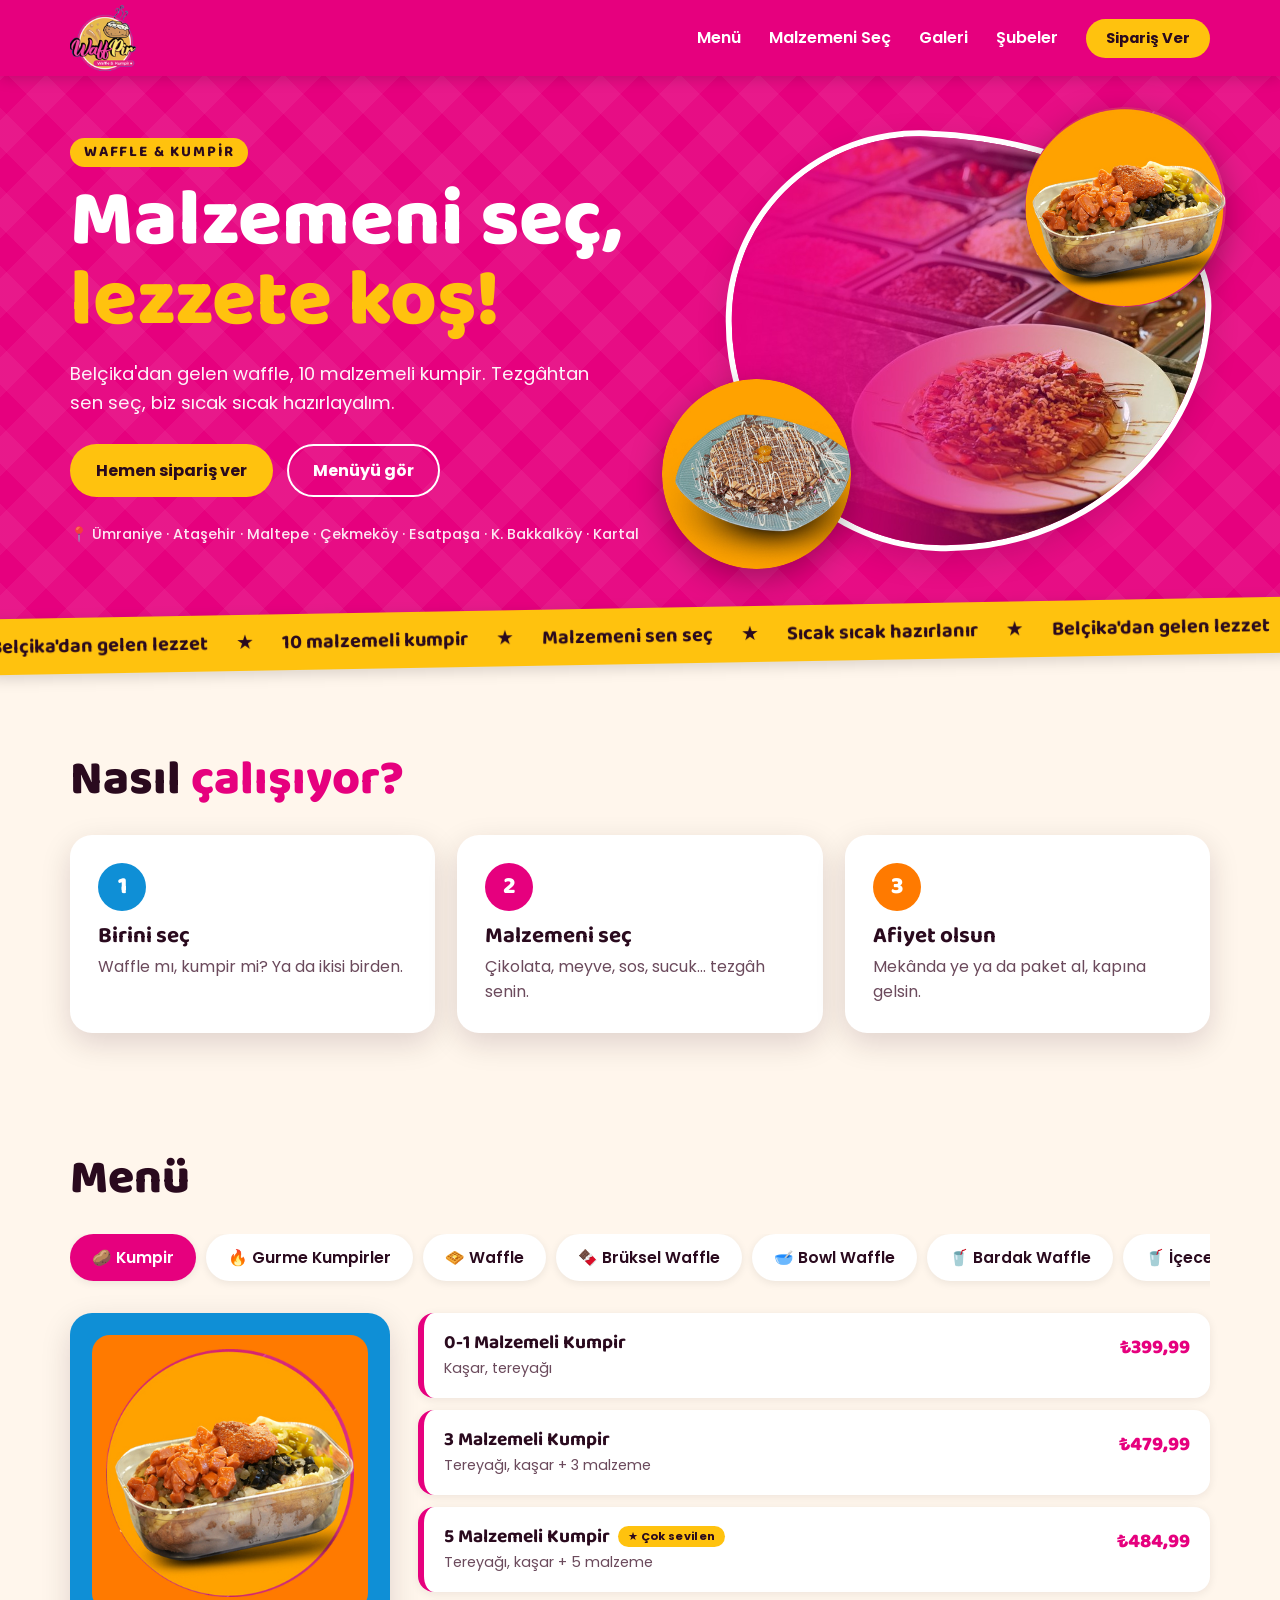
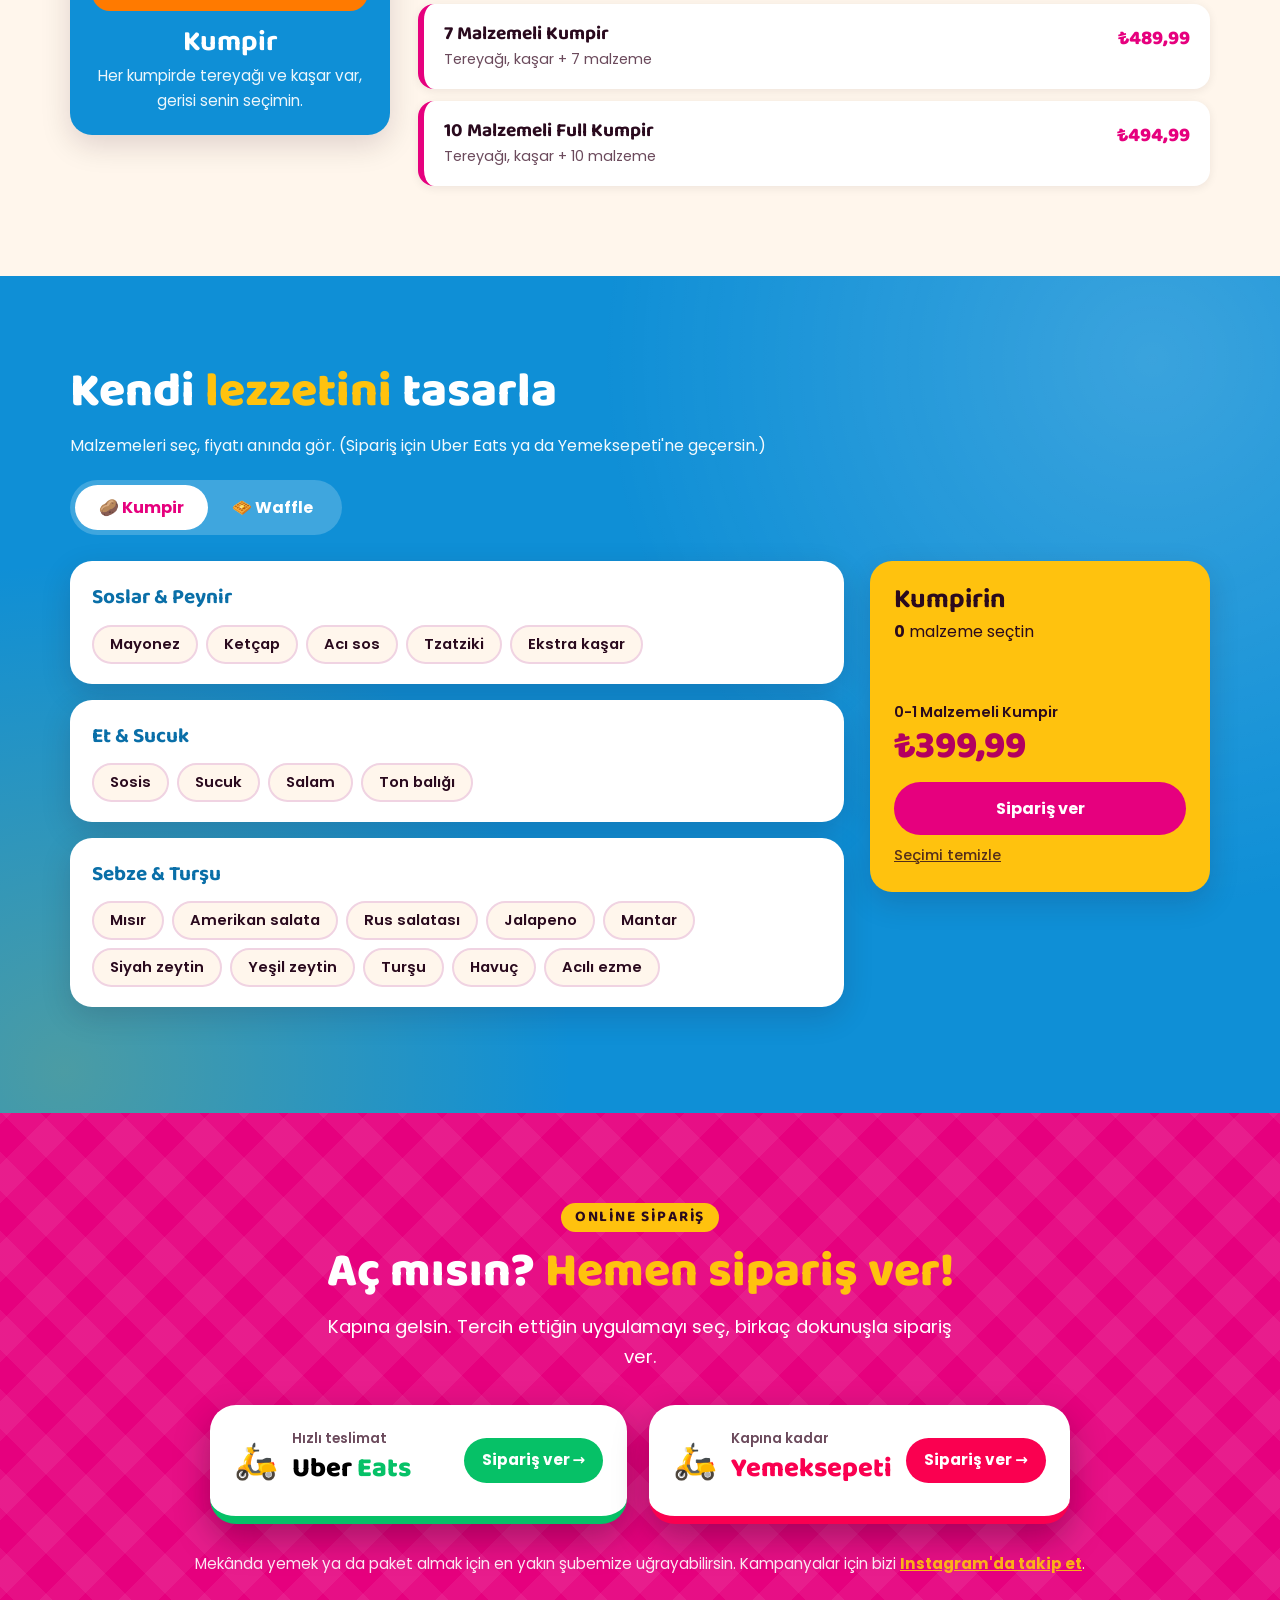
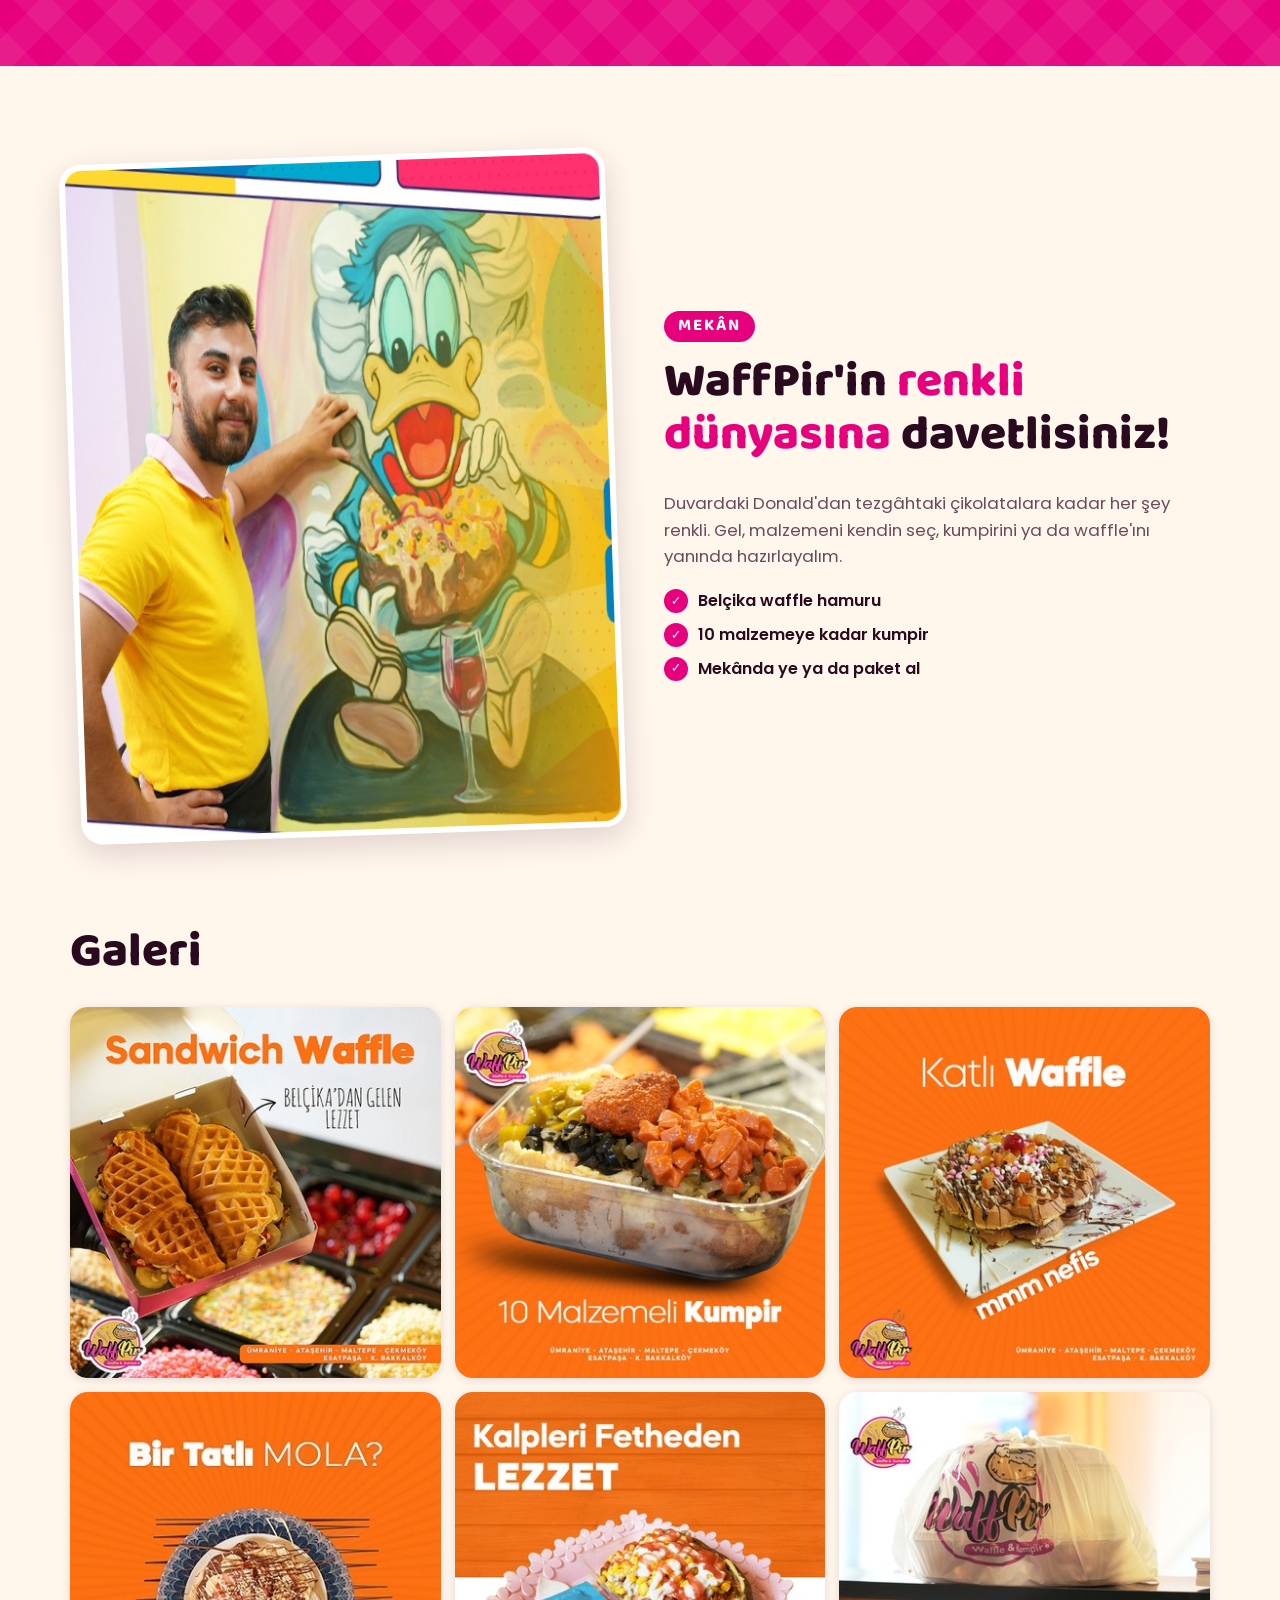
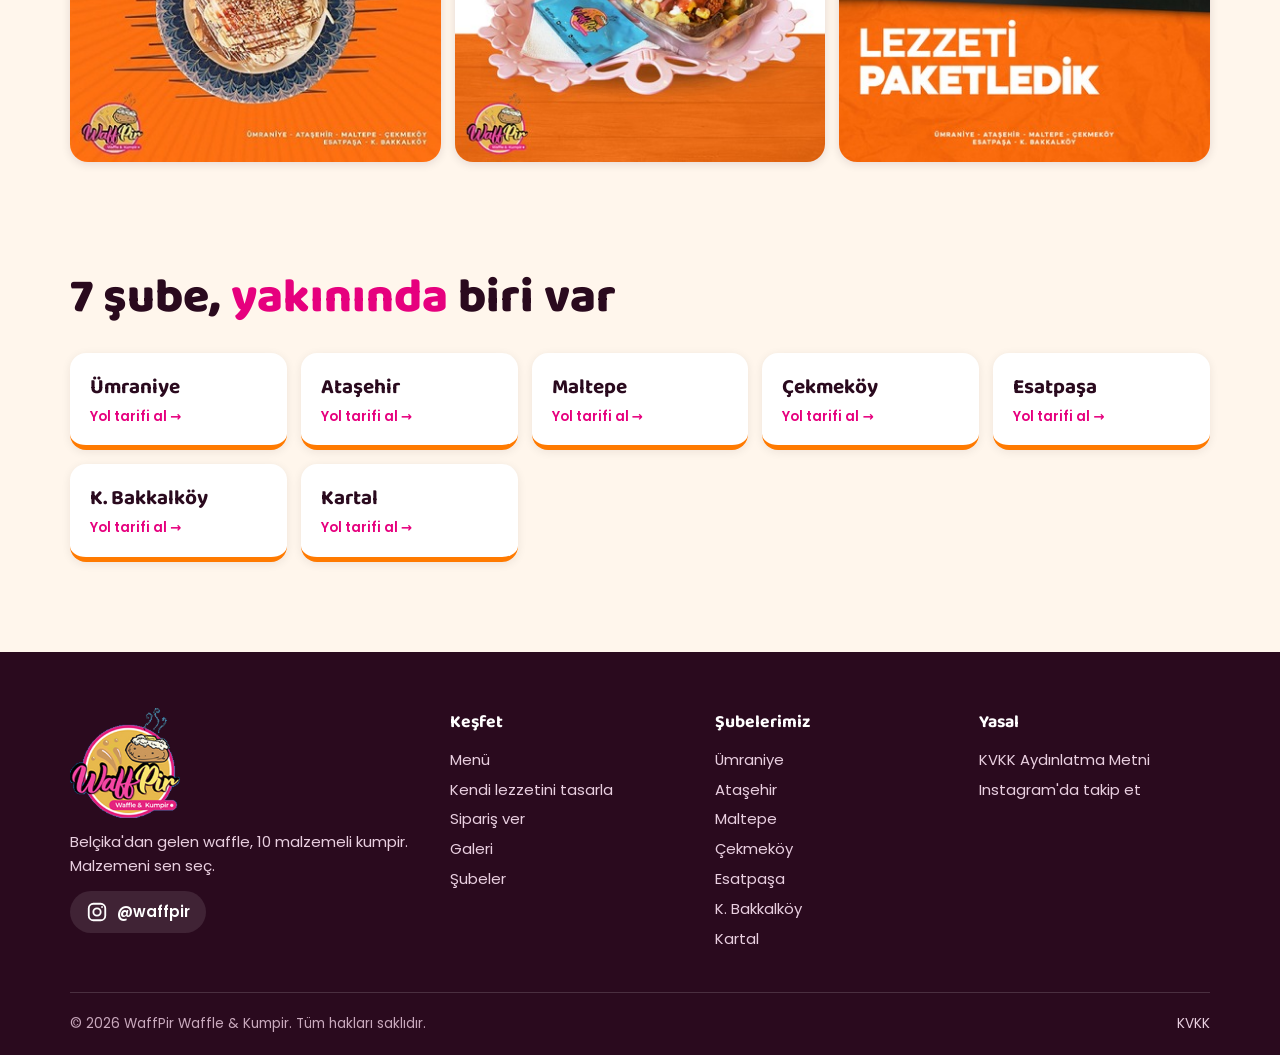
<file: index.html>
<!doctype html>
<html lang="tr">
<head>
  <meta charset="utf-8">
  <meta name="viewport" content="width=device-width, initial-scale=1">
  <title>WaffPir | Waffle &amp; Kumpir</title>
  <meta name="description" content="WaffPir: Belçika'dan gelen waffle ve 10 malzemeli kumpir. Malzemeni seç, İstanbul'un Anadolu yakasındaki 7 şubemizden sipariş ver.">
  <meta name="theme-color" content="#e6007e">
  <meta name="robots" content="noindex, nofollow">
  <meta property="og:type" content="website">
  <meta property="og:title" content="WaffPir | Waffle &amp; Kumpir">
  <meta property="og:description" content="Malzemeni seç, lezzete koş! Belçika waffle ve 10 malzemeli kumpir.">
  <meta property="og:image" content="https://seglibrary.github.io/waffpir-demo/assets/wide-sandvic.jpg">
  <meta name="twitter:card" content="summary_large_image">
  <link rel="icon" href="assets/logo.png">
  <link rel="preconnect" href="https://fonts.googleapis.com">
  <link rel="preconnect" href="https://fonts.gstatic.com" crossorigin>
  <link href="https://fonts.googleapis.com/css2?family=Baloo+2:wght@600;700;800&family=Poppins:wght@400;500;600;700&display=swap" rel="stylesheet">
  <link rel="stylesheet" href="styles.css">
</head>
<body>

<header class="nav" id="top">
  <div class="wrap nav__in">
    <a href="#top" class="brand" aria-label="WaffPir ana sayfa"><img src="assets/logo.png" alt="WaffPir Waffle &amp; Kumpir"></a>
    <button class="nav__toggle" aria-label="Menüyü aç" aria-expanded="false" aria-controls="navlinks"><span></span><span></span><span></span></button>
    <nav class="nav__links" id="navlinks">
      <a href="#menu">Menü</a>
      <a href="#sec">Malzemeni Seç</a>
      <a href="#galeri">Galeri</a>
      <a href="#subeler">Şubeler</a>
      <a href="#siparis" class="btn btn--yellow btn--sm">Sipariş Ver</a>
    </nav>
  </div>
</header>

<main>
<!-- HERO -->
<section class="hero">
  <div class="wrap hero__in">
    <div class="hero__text">
      <p class="kicker">Waffle &amp; Kumpir</p>
      <h1>Malzemeni seç,<br><span>lezzete koş!</span></h1>
      <p class="lead">Belçika'dan gelen waffle, 10 malzemeli kumpir. Tezgâhtan sen seç, biz sıcak sıcak hazırlayalım.</p>
      <div class="hero__cta">
        <a href="#siparis" class="btn btn--yellow">Hemen sipariş ver</a>
        <a href="#menu" class="btn btn--ghost">Menüyü gör</a>
      </div>
      <p class="hero__loc">📍 Ümraniye · Ataşehir · Maltepe · Çekmeköy · Esatpaşa · K. Bakkalköy · Kartal</p>
    </div>
    <div class="hero__art" aria-hidden="true">
      <div class="hero__photo"><img src="assets/hero.jpg" alt="" width="740" height="670"></div>
      <img class="float f1" src="assets/waffle-plate.png" alt="" width="320" height="320">
      <img class="float f2" src="assets/kumpir-bowl.png" alt="" width="344" height="344">
    </div>
  </div>
</section>

<div class="marquee" aria-hidden="true">
  <div class="marquee__track">
    <span>Belçika'dan gelen lezzet</span><span>★</span><span>10 malzemeli kumpir</span><span>★</span><span>Malzemeni sen seç</span><span>★</span><span>Sıcak sıcak hazırlanır</span><span>★</span>
    <span>Belçika'dan gelen lezzet</span><span>★</span><span>10 malzemeli kumpir</span><span>★</span><span>Malzemeni sen seç</span><span>★</span><span>Sıcak sıcak hazırlanır</span><span>★</span>
  </div>
</div>

<!-- STEPS -->
<section class="steps">
  <div class="wrap">
    <h2 class="h2">Nasıl <span>çalışıyor?</span></h2>
    <ol class="steps__grid">
      <li><b>1</b><h3>Birini seç</h3><p>Waffle mı, kumpir mi? Ya da ikisi birden.</p></li>
      <li><b>2</b><h3>Malzemeni seç</h3><p>Çikolata, meyve, sos, sucuk... tezgâh senin.</p></li>
      <li><b>3</b><h3>Afiyet olsun</h3><p>Mekânda ye ya da paket al, kapına gelsin.</p></li>
    </ol>
  </div>
</section>

<!-- MENU -->
<section class="menu" id="menu">
  <div class="wrap">
    <h2 class="h2">Menü</h2>
    <div class="tabs" role="tablist" aria-label="Menü kategorileri" id="tabs"></div>
    <div class="menu__panel" id="panel" role="tabpanel"></div>
  </div>
</section>

<!-- BUILDER -->
<section class="builder" id="sec">
  <div class="wrap">
    <h2 class="h2 h2--light">Kendi <span>lezzetini</span> tasarla</h2>
    <p class="builder__sub">Malzemeleri seç, fiyatı anında gör. (Sipariş için Uber Eats ya da Yemeksepeti'ne geçersin.)</p>

    <div class="switch" role="group" aria-label="Ürün tipi">
      <button class="switch__btn is-on" data-mode="kumpir">🥔 Kumpir</button>
      <button class="switch__btn" data-mode="waffle">🧇 Waffle</button>
    </div>

    <div class="builder__grid">
      <div id="chips"></div>
      <aside class="summary" aria-live="polite">
        <h3 id="sumTitle">Kumpirin</h3>
        <p class="summary__count"><b id="sumCount">0</b> malzeme seçtin</p>
        <ul id="sumList" class="summary__list"></ul>
        <p class="summary__tier" id="sumTier"></p>
        <p class="summary__price" id="sumPrice"></p>
        <a href="#siparis" class="btn btn--yellow btn--block">Sipariş ver</a>
        <button class="link" id="sumReset" type="button">Seçimi temizle</button>
      </aside>
    </div>
  </div>
</section>

<!-- ORDER -->
<section class="order" id="siparis">
  <div class="wrap order__in">
    <p class="kicker">Online sipariş</p>
    <h2 class="h2 h2--light">Aç mısın? <span>Hemen sipariş ver!</span></h2>
    <p class="order__sub">Kapına gelsin. Tercih ettiğin uygulamayı seç, birkaç dokunuşla sipariş ver.</p>
    <div class="order__cards">
      <a class="ocard ocard--ue" id="lnkTy" target="_blank" rel="noopener">
        <span class="ocard__ico" aria-hidden="true">🛵</span>
        <span class="ocard__txt"><small>Hızlı teslimat</small><b>Uber <i>Eats</i></b></span>
        <span class="ocard__go">Sipariş ver →</span>
      </a>
      <a class="ocard ocard--ys" id="lnkYs" target="_blank" rel="noopener">
        <span class="ocard__ico" aria-hidden="true">🛵</span>
        <span class="ocard__txt"><small>Kapına kadar</small><b>Yemeksepeti</b></span>
        <span class="ocard__go">Sipariş ver →</span>
      </a>
    </div>
    <p class="order__note">Mekânda yemek ya da paket almak için en yakın şubemize uğrayabilirsin. Kampanyalar için bizi <a href="https://www.instagram.com/waffpir/" target="_blank" rel="noopener">Instagram'da takip et</a>.</p>
  </div>
</section>

<!-- ABOUT -->
<section class="about">
  <div class="wrap about__in">
    <img src="assets/mekan.jpg" alt="WaffPir çalışanı ve duvar resmi" loading="lazy" width="800" height="680">
    <div>
      <p class="kicker kicker--pink">Mekân</p>
      <h2 class="h2">WaffPir'in <span>renkli dünyasına</span> davetlisiniz!</h2>
      <p>Duvardaki Donald'dan tezgâhtaki çikolatalara kadar her şey renkli. Gel, malzemeni kendin seç, kumpirini ya da waffle'ını yanında hazırlayalım.</p>
      <ul class="ticks">
        <li>Belçika waffle hamuru</li>
        <li>10 malzemeye kadar kumpir</li>
        <li>Mekânda ye ya da paket al</li>
      </ul>
    </div>
  </div>
</section>

<!-- GALLERY -->
<section class="gallery" id="galeri">
  <div class="wrap">
    <h2 class="h2">Galeri</h2>
    <div class="gallery__grid">
      <img src="assets/post-sandwich-box.jpg" alt="Sandviç waffle kutusu" loading="lazy">
      <img src="assets/post-kumpir10.jpg" alt="10 malzemeli kumpir" loading="lazy">
      <img src="assets/post-katli.jpg" alt="Katlı waffle" loading="lazy">
      <img src="assets/post-mola.jpg" alt="Bir tatlı mola?" loading="lazy">
      <img src="assets/post-kumpir-lezzet.jpg" alt="Soslu kumpir" loading="lazy">
      <img src="assets/post-paket.jpg" alt="WaffPir paket servis" loading="lazy">
    </div>
  </div>
</section>

<!-- BRANCHES -->
<section class="branches" id="subeler">
  <div class="wrap">
    <h2 class="h2">7 şube, <span>yakınında</span> biri var</h2>
    <ul class="branches__grid" id="branchGrid"></ul>
  </div>
</section>

</main>

<footer class="footer">
  <div class="wrap footer__grid">
    <div class="footer__brand">
      <img src="assets/logo.png" alt="WaffPir Waffle &amp; Kumpir" width="110" height="110">
      <p>Belçika'dan gelen waffle, 10 malzemeli kumpir. Malzemeni sen seç.</p>
      <a class="social" href="https://www.instagram.com/waffpir/" target="_blank" rel="noopener" aria-label="WaffPir Instagram"><svg viewBox="0 0 24 24" width="22" height="22" fill="none" stroke="currentColor" stroke-width="2" stroke-linecap="round" stroke-linejoin="round" aria-hidden="true"><rect x="3" y="3" width="18" height="18" rx="5"/><circle cx="12" cy="12" r="4"/><circle cx="17.5" cy="6.5" r="1" fill="currentColor" stroke="none"/></svg><span>@waffpir</span></a>
    </div>
    <div>
      <h4>Keşfet</h4>
      <ul>
        <li><a href="#menu">Menü</a></li>
        <li><a href="#sec">Kendi lezzetini tasarla</a></li>
        <li><a href="#siparis">Sipariş ver</a></li>
        <li><a href="#galeri">Galeri</a></li>
        <li><a href="#subeler">Şubeler</a></li>
      </ul>
    </div>
    <div>
      <h4>Şubelerimiz</h4>
      <ul class="footer__branches">
        <li>Ümraniye</li><li>Ataşehir</li><li>Maltepe</li><li>Çekmeköy</li><li>Esatpaşa</li><li>K. Bakkalköy</li><li>Kartal</li>
      </ul>
    </div>
    <div>
      <h4>Yasal</h4>
      <ul>
        <li><a href="kvkk.html">KVKK Aydınlatma Metni</a></li>
        <li><a href="https://www.instagram.com/waffpir/" target="_blank" rel="noopener">Instagram'da takip et</a></li>
      </ul>
    </div>
  </div>
  <div class="wrap footer__bottom">
    <p>© <span id="yr"></span> WaffPir Waffle &amp; Kumpir. Tüm hakları saklıdır.</p>
    <a href="kvkk.html">KVKK</a>
  </div>
</footer>

<a href="#siparis" class="sticky-order" id="stickyOrder">🛵 Sipariş ver</a>

<script src="menu.js"></script>
<script src="app.js"></script>
</body>
</html>
</file>
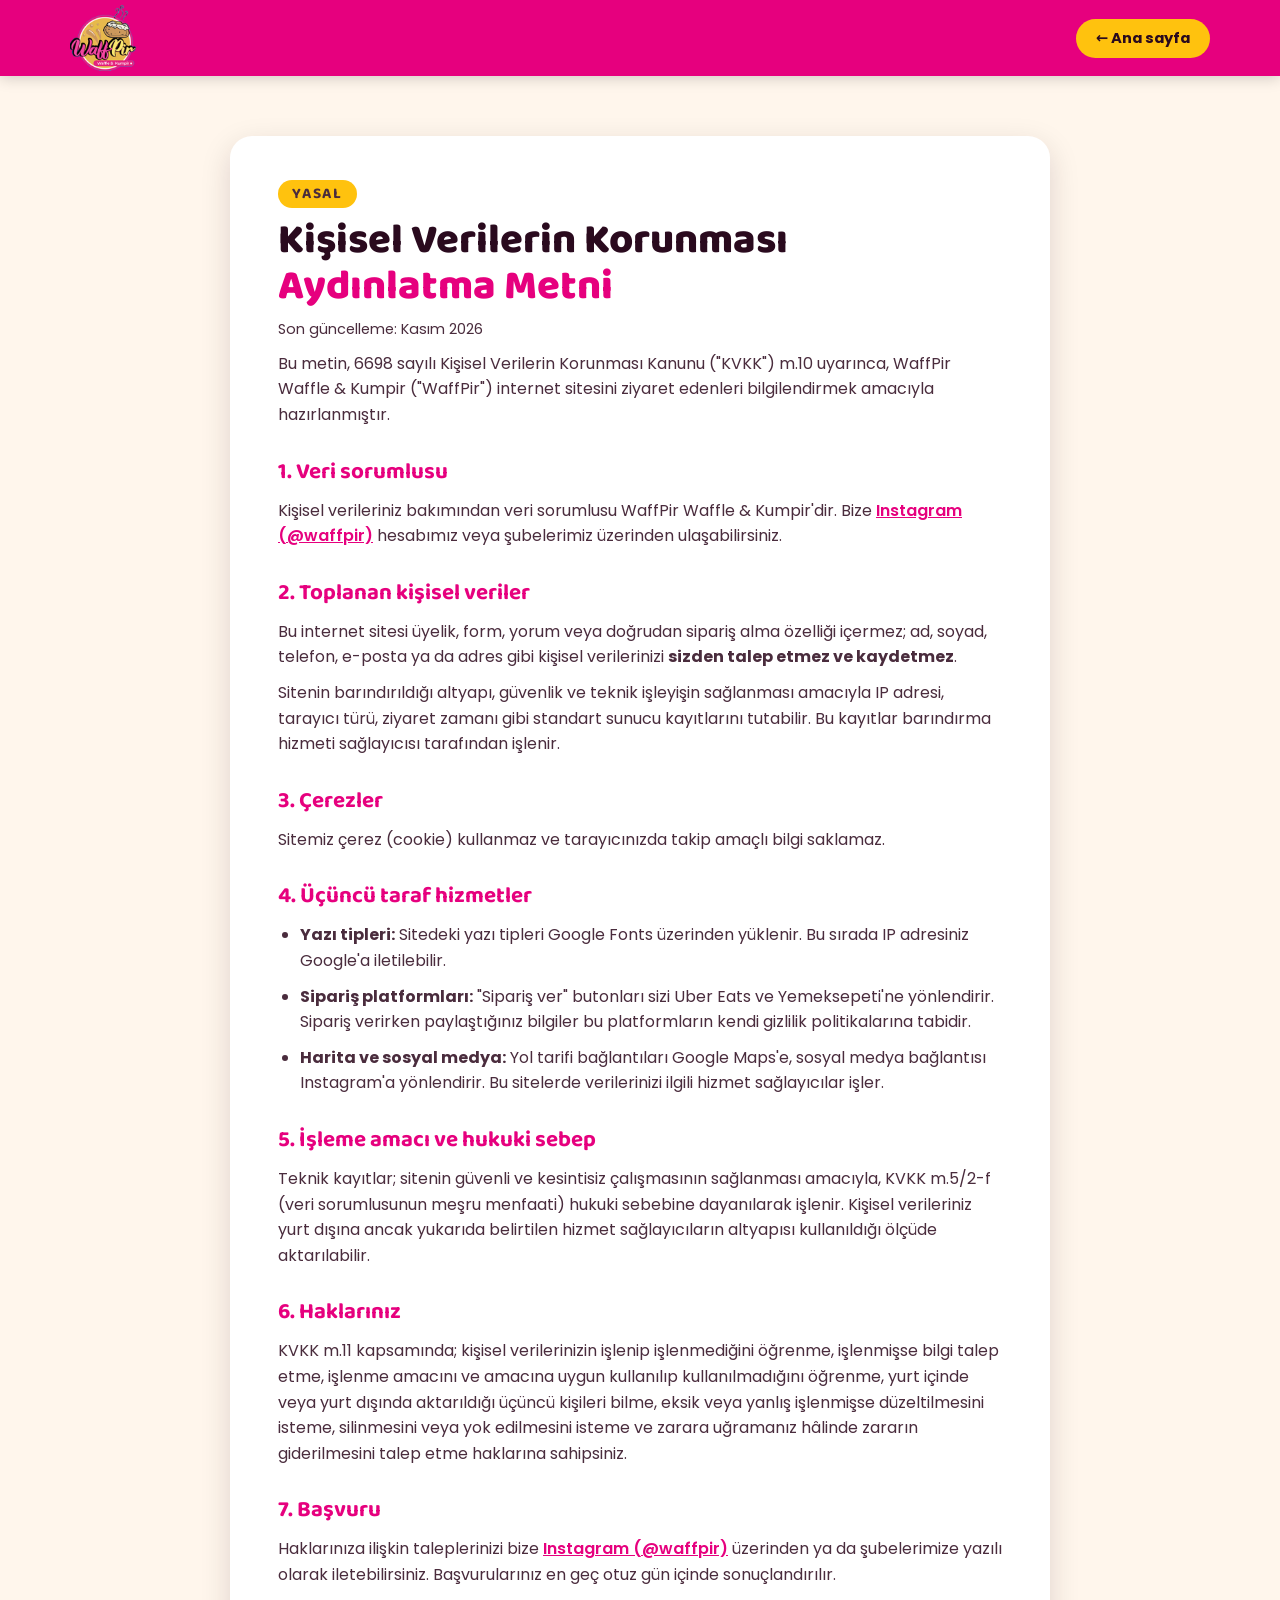
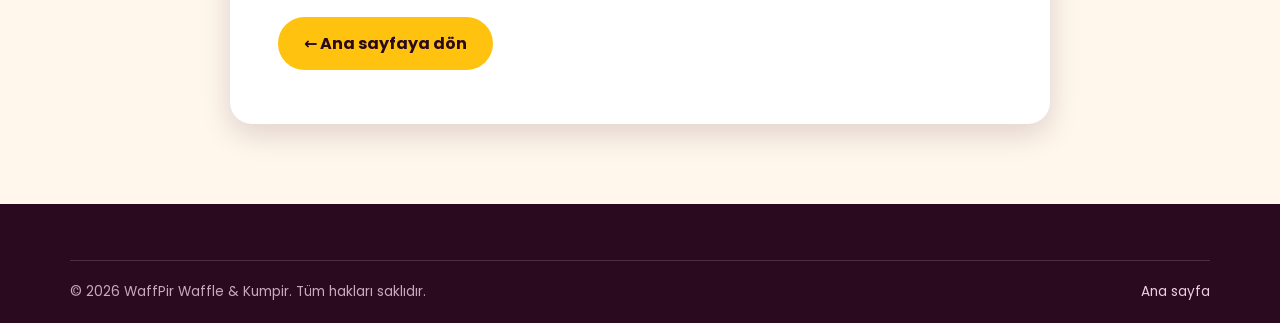
<file: kvkk.html>
<!doctype html>
<html lang="tr">
<head>
  <meta charset="utf-8">
  <meta name="viewport" content="width=device-width, initial-scale=1">
  <title>KVKK Aydınlatma Metni | WaffPir</title>
  <meta name="robots" content="noindex, nofollow">
  <meta name="theme-color" content="#e6007e">
  <link rel="icon" href="assets/logo.png">
  <link rel="preconnect" href="https://fonts.googleapis.com">
  <link rel="preconnect" href="https://fonts.gstatic.com" crossorigin>
  <link href="https://fonts.googleapis.com/css2?family=Baloo+2:wght@600;700;800&family=Poppins:wght@400;500;600;700&display=swap" rel="stylesheet">
  <link rel="stylesheet" href="styles.css">
</head>
<body>
<header class="nav">
  <div class="wrap nav__in">
    <a href="index.html" class="brand" aria-label="WaffPir ana sayfa"><img src="assets/logo.png" alt="WaffPir Waffle &amp; Kumpir"></a>
    <a href="index.html" class="btn btn--yellow btn--sm">← Ana sayfa</a>
  </div>
</header>

<main class="legal">
  <div class="wrap legal__in">
    <p class="kicker">Yasal</p>
    <h1 class="h2">Kişisel Verilerin Korunması <span>Aydınlatma Metni</span></h1>
    <p class="legal__date">Son güncelleme: Kasım 2026</p>

    <p>Bu metin, 6698 sayılı Kişisel Verilerin Korunması Kanunu ("KVKK") m.10 uyarınca, WaffPir Waffle &amp; Kumpir ("WaffPir") internet sitesini ziyaret edenleri bilgilendirmek amacıyla hazırlanmıştır.</p>

    <h2>1. Veri sorumlusu</h2>
    <p>Kişisel verileriniz bakımından veri sorumlusu WaffPir Waffle &amp; Kumpir'dir. Bize <a href="https://www.instagram.com/waffpir/" target="_blank" rel="noopener">Instagram (@waffpir)</a> hesabımız veya şubelerimiz üzerinden ulaşabilirsiniz.</p>

    <h2>2. Toplanan kişisel veriler</h2>
    <p>Bu internet sitesi üyelik, form, yorum veya doğrudan sipariş alma özelliği içermez; ad, soyad, telefon, e-posta ya da adres gibi kişisel verilerinizi <strong>sizden talep etmez ve kaydetmez</strong>.</p>
    <p>Sitenin barındırıldığı altyapı, güvenlik ve teknik işleyişin sağlanması amacıyla IP adresi, tarayıcı türü, ziyaret zamanı gibi standart sunucu kayıtlarını tutabilir. Bu kayıtlar barındırma hizmeti sağlayıcısı tarafından işlenir.</p>

    <h2>3. Çerezler</h2>
    <p>Sitemiz çerez (cookie) kullanmaz ve tarayıcınızda takip amaçlı bilgi saklamaz.</p>

    <h2>4. Üçüncü taraf hizmetler</h2>
    <ul>
      <li><strong>Yazı tipleri:</strong> Sitedeki yazı tipleri Google Fonts üzerinden yüklenir. Bu sırada IP adresiniz Google'a iletilebilir.</li>
      <li><strong>Sipariş platformları:</strong> "Sipariş ver" butonları sizi Uber Eats ve Yemeksepeti'ne yönlendirir. Sipariş verirken paylaştığınız bilgiler bu platformların kendi gizlilik politikalarına tabidir.</li>
      <li><strong>Harita ve sosyal medya:</strong> Yol tarifi bağlantıları Google Maps'e, sosyal medya bağlantısı Instagram'a yönlendirir. Bu sitelerde verilerinizi ilgili hizmet sağlayıcılar işler.</li>
    </ul>

    <h2>5. İşleme amacı ve hukuki sebep</h2>
    <p>Teknik kayıtlar; sitenin güvenli ve kesintisiz çalışmasının sağlanması amacıyla, KVKK m.5/2-f (veri sorumlusunun meşru menfaati) hukuki sebebine dayanılarak işlenir. Kişisel verileriniz yurt dışına ancak yukarıda belirtilen hizmet sağlayıcıların altyapısı kullanıldığı ölçüde aktarılabilir.</p>

    <h2>6. Haklarınız</h2>
    <p>KVKK m.11 kapsamında; kişisel verilerinizin işlenip işlenmediğini öğrenme, işlenmişse bilgi talep etme, işlenme amacını ve amacına uygun kullanılıp kullanılmadığını öğrenme, yurt içinde veya yurt dışında aktarıldığı üçüncü kişileri bilme, eksik veya yanlış işlenmişse düzeltilmesini isteme, silinmesini veya yok edilmesini isteme ve zarara uğramanız hâlinde zararın giderilmesini talep etme haklarına sahipsiniz.</p>

    <h2>7. Başvuru</h2>
    <p>Haklarınıza ilişkin taleplerinizi bize <a href="https://www.instagram.com/waffpir/" target="_blank" rel="noopener">Instagram (@waffpir)</a> üzerinden ya da şubelerimize yazılı olarak iletebilirsiniz. Başvurularınız en geç otuz gün içinde sonuçlandırılır.</p>

    <p class="legal__back"><a class="btn btn--yellow" href="index.html">← Ana sayfaya dön</a></p>
  </div>
</main>

<footer class="footer">
  <div class="wrap footer__bottom">
    <p>© <span id="yr"></span> WaffPir Waffle &amp; Kumpir. Tüm hakları saklıdır.</p>
    <a href="index.html">Ana sayfa</a>
  </div>
</footer>
<script>document.getElementById("yr").textContent=new Date().getFullYear();</script>
</body>
</html>
</file>
<file: styles.css>
:root{
  --pink:#e6007e; --pink-d:#b3005f; --pink-l:#ff3fa4;
  --blue:#0f8fd6; --blue-d:#0a6fa8;
  --yellow:#ffc20e; --orange:#ff7a00;
  --cream:#fff6ec; --ink:#2a0a1e; --muted:#6b4a5c; --white:#fff;
  --r:22px; --shadow:0 10px 30px rgba(42,10,30,.15);
  --font-h:"Baloo 2","Poppins",system-ui,sans-serif;
  --font-b:"Poppins",system-ui,-apple-system,"Segoe UI",sans-serif;
}
*{box-sizing:border-box;margin:0;padding:0}
html{scroll-behavior:smooth;scroll-padding-top:84px}
html,body{overflow-x:clip}
body{font-family:var(--font-b);color:var(--ink);background:var(--cream);line-height:1.6;-webkit-font-smoothing:antialiased}
img{max-width:100%;display:block}
a{color:inherit}
ul,ol{list-style:none}
.wrap{width:min(1140px,100% - 40px);margin-inline:auto}
:focus-visible{outline:3px solid var(--blue);outline-offset:3px;border-radius:6px}

/* type */
.h2{font-family:var(--font-h);font-weight:800;font-size:clamp(2rem,4.5vw,3rem);line-height:1.1;margin-bottom:28px;color:var(--ink)}
.h2 span{color:var(--pink)}
.h2--light{color:#fff}.h2--light span{color:var(--yellow)}
.kicker{display:inline-block;font-family:var(--font-h);font-weight:700;letter-spacing:.12em;text-transform:uppercase;font-size:.95rem;background:var(--yellow);color:var(--ink);padding:2px 14px;border-radius:99px;margin-bottom:14px}
.kicker--pink,.about p.kicker--pink{background:var(--pink);color:#fff}

/* buttons */
.btn{display:inline-flex;align-items:center;justify-content:center;gap:8px;font:700 1rem var(--font-b);text-decoration:none;border:0;cursor:pointer;padding:14px 26px;border-radius:99px;transition:transform .15s,box-shadow .15s,background .15s}
.btn:hover{transform:translateY(-2px);box-shadow:0 8px 20px rgba(0,0,0,.2)}
.btn--yellow{background:var(--yellow);color:var(--ink)}
.btn--yellow:hover{background:#ffd23f}
.btn--ghost{background:transparent;color:#fff;box-shadow:inset 0 0 0 2px #fff}
.btn--ghost:hover{background:rgba(255,255,255,.15)}
.btn--sm{padding:9px 20px;font-size:.92rem}
.btn--block{width:100%}
.summary .btn--yellow{background:var(--pink);color:#fff}
.summary .btn--yellow:hover{background:var(--pink-d)}
.link{background:none;border:0;color:inherit;text-decoration:underline;font:500 .9rem var(--font-b);cursor:pointer;margin-top:10px;opacity:.8}

/* nav */
.nav{position:sticky;top:0;z-index:50;background:var(--pink);box-shadow:0 2px 14px rgba(0,0,0,.18)}
.nav__in{display:flex;align-items:center;justify-content:space-between;height:76px}
.brand img{height:66px;width:auto}
.nav__links{display:flex;align-items:center;gap:28px}
.nav__links a:not(.btn){color:#fff;text-decoration:none;font-weight:600}
.nav__links a:not(.btn):hover{color:var(--yellow)}
.nav__toggle{display:none;background:none;border:0;padding:10px;cursor:pointer}
.nav__toggle span{display:block;width:26px;height:3px;background:#fff;border-radius:3px;margin:5px 0;transition:.2s}

/* hero */
.hero{background:var(--pink);color:#fff;overflow:hidden;position:relative}
.hero::before{content:"";position:absolute;inset:0;background:
  repeating-linear-gradient(45deg,rgba(255,255,255,.05) 0 28px,transparent 28px 56px),
  repeating-linear-gradient(-45deg,rgba(255,255,255,.05) 0 28px,transparent 28px 56px)}
.hero__in{position:relative;display:grid;grid-template-columns:1.05fr .95fr;gap:30px;align-items:center;padding-block:56px 70px}
.hero h1{font-family:var(--font-h);font-weight:800;font-size:clamp(2.8rem,7vw,5rem);line-height:1;margin-bottom:18px}
.hero h1 span{color:var(--yellow)}
.lead{font-size:1.15rem;max-width:30em;margin-bottom:26px;opacity:.95}
.hero__cta{display:flex;flex-wrap:wrap;gap:14px;margin-bottom:26px}
.hero__loc{font-size:.9rem;font-weight:500;opacity:.9}
.hero__art{position:relative;min-height:420px}
.hero__photo{position:absolute;inset:0 0 0 8%;border-radius:40% 60% 55% 45% / 45% 40% 60% 55%;overflow:hidden;border:6px solid #fff;box-shadow:var(--shadow);transform:rotate(2deg)}
.hero__photo img{width:100%;height:100%;object-fit:cover}
.float{position:absolute;height:auto;aspect-ratio:1;object-fit:cover;border-radius:50%;filter:drop-shadow(0 10px 16px rgba(0,0,0,.3));animation:bob 5s ease-in-out infinite}
.f1{width:36%;left:-4%;bottom:-4%}
.f2{width:38%;right:-3%;top:-6%;animation-delay:-2.5s}
@keyframes bob{50%{transform:translateY(-12px) rotate(3deg)}}

/* marquee */
.marquee{background:var(--yellow);color:var(--ink);overflow:hidden;white-space:nowrap;transform:rotate(-1deg);margin:-14px -10px 0;position:relative;z-index:2;box-shadow:0 4px 14px rgba(0,0,0,.15)}
.marquee__track{display:inline-flex;gap:28px;padding:12px 0;font-family:var(--font-h);font-weight:700;font-size:1.25rem;animation:slide 28s linear infinite}
@keyframes slide{to{transform:translateX(-50%)}}

/* steps */
.steps{padding:90px 0 60px}
.steps__grid{display:grid;grid-template-columns:repeat(3,1fr);gap:22px}
.steps__grid li{background:#fff;border-radius:var(--r);padding:28px;box-shadow:var(--shadow);position:relative}
.steps__grid b{display:grid;place-items:center;width:48px;height:48px;border-radius:50%;background:var(--blue);color:#fff;font:800 1.5rem var(--font-h);margin-bottom:12px}
.steps__grid li:nth-child(2) b{background:var(--pink)}
.steps__grid li:nth-child(3) b{background:var(--orange)}
.steps__grid h3{font-family:var(--font-h);font-size:1.4rem;line-height:1.2;margin-bottom:4px}
.steps__grid p{color:var(--muted)}

/* menu */
.menu{padding:60px 0 90px}
.tabs{display:flex;gap:10px;overflow-x:auto;padding-bottom:10px;margin-bottom:22px;scrollbar-width:thin}
.tab{flex:none;font:600 .98rem var(--font-b);background:#fff;color:var(--ink);border:2px solid transparent;padding:10px 20px;border-radius:99px;cursor:pointer;box-shadow:0 2px 8px rgba(0,0,0,.08);transition:.15s}
.tab:hover{border-color:var(--pink)}
.tab[aria-selected="true"]{background:var(--pink);color:#fff}
.menu__panel{display:grid;grid-template-columns:320px 1fr;gap:28px;align-items:start}
.cat{position:sticky;top:90px;background:var(--blue);color:#fff;border-radius:var(--r);padding:22px;text-align:center;box-shadow:var(--shadow)}
.cat img{width:100%;aspect-ratio:1;object-fit:cover;border-radius:18px;margin-bottom:16px;background:var(--yellow)}
.cat img.is-cut{object-fit:contain;padding:14px;background:var(--orange)}
.cat h3{font-family:var(--font-h);font-size:1.8rem;line-height:1.1}
.cat p{font-size:.95rem;opacity:.92;margin-top:6px}
.items{display:grid;gap:12px}
.item{display:flex;justify-content:space-between;gap:18px;align-items:flex-start;background:#fff;border-radius:16px;padding:18px 20px;box-shadow:0 2px 10px rgba(42,10,30,.08);border-left:6px solid var(--pink)}
.item h4{font-family:var(--font-h);font-size:1.2rem;line-height:1.2;display:flex;flex-wrap:wrap;align-items:center;gap:8px}
.item p{font-size:.9rem;color:var(--muted);margin-top:3px}
.item__price{font:800 1.25rem var(--font-h);color:var(--pink);white-space:nowrap}
.badge{font:700 .7rem var(--font-b);background:var(--yellow);color:var(--ink);padding:2px 10px;border-radius:99px;letter-spacing:.03em}

/* builder */
.builder{background:var(--blue);padding:90px 0;position:relative;overflow:hidden}
.builder::before{content:"";position:absolute;inset:0;background:radial-gradient(circle at 90% 10%,rgba(255,255,255,.18),transparent 40%),radial-gradient(circle at 5% 95%,rgba(255,194,14,.25),transparent 35%)}
.builder .wrap{position:relative}
.builder__sub{color:#fff;margin:-14px 0 22px;opacity:.95}
.switch{display:inline-flex;background:rgba(255,255,255,.2);border-radius:99px;padding:5px;margin-bottom:26px}
.switch__btn{font:700 1rem var(--font-b);border:0;background:transparent;color:#fff;padding:10px 24px;border-radius:99px;cursor:pointer}
.switch__btn.is-on{background:#fff;color:var(--pink)}
.builder__grid{display:grid;grid-template-columns:1fr 340px;gap:26px;align-items:start}
.group{background:#fff;border-radius:var(--r);padding:20px 22px;margin-bottom:16px;box-shadow:var(--shadow)}
.group h3{font-family:var(--font-h);font-size:1.3rem;margin-bottom:10px;color:var(--blue-d)}
.chips{display:flex;flex-wrap:wrap;gap:8px}
.chip{font:600 .92rem var(--font-b);border:2px solid #f0d3e2;background:var(--cream);color:var(--ink);padding:7px 16px;border-radius:99px;cursor:pointer;transition:.12s}
.chip:hover{border-color:var(--pink)}
.chip[aria-pressed="true"]{background:var(--pink);border-color:var(--pink);color:#fff}
.summary{position:sticky;top:90px;background:var(--yellow);border-radius:var(--r);padding:24px;box-shadow:var(--shadow);color:var(--ink)}
.summary h3{font-family:var(--font-h);font-size:1.7rem;line-height:1.1}
.summary__count{margin:4px 0 10px}
.summary__list{display:flex;flex-wrap:wrap;gap:6px;min-height:34px;margin-bottom:12px}
.summary__list li{background:#fff;border-radius:99px;padding:2px 12px;font-size:.85rem;font-weight:600}
.summary__tier{font-size:.9rem;font-weight:600}
.summary__price.pop{animation:pop .35s ease}
@keyframes pop{40%{transform:scale(1.12)}}
.summary__price{font:800 2.4rem var(--font-h);color:var(--pink-d);margin:2px 0 14px;line-height:1.1}

/* about */
.about{padding:90px 0}
.about__in{display:grid;grid-template-columns:1fr 1fr;gap:48px;align-items:center}
.about__in>img{border-radius:var(--r);box-shadow:var(--shadow);border:6px solid #fff;transform:rotate(-2deg)}
.about p{color:var(--muted);font-size:1.05rem}
.ticks{margin-top:18px;display:grid;gap:8px}
.ticks li{font-weight:600;padding-left:34px;position:relative}
.ticks li::before{content:"✓";position:absolute;left:0;top:1px;width:24px;height:24px;border-radius:50%;background:var(--pink);color:#fff;display:grid;place-items:center;font-size:.8rem}

/* branches */
.branches{padding:20px 0 90px}
.branches__grid{display:grid;grid-template-columns:repeat(auto-fill,minmax(210px,1fr));gap:14px}
.branches__grid a{display:flex;flex-direction:column;gap:2px;text-decoration:none;background:#fff;border-radius:16px;padding:18px 20px;box-shadow:0 2px 10px rgba(42,10,30,.08);border-bottom:5px solid var(--orange);transition:.15s}
.branches__grid a:hover{transform:translateY(-3px);box-shadow:var(--shadow)}
.branches__grid b{font:700 1.3rem var(--font-h)}
.branches__grid small{color:var(--pink);font-weight:600}

/* gallery */
.gallery{padding:0 0 90px}
.gallery__grid{display:grid;grid-template-columns:repeat(3,1fr);gap:14px}
.gallery__grid img{width:100%;aspect-ratio:1;object-fit:cover;border-radius:18px;box-shadow:0 2px 10px rgba(42,10,30,.12);transition:transform .25s}
.gallery__grid img:hover{transform:scale(1.03) rotate(-1deg)}

/* order */
.order{background:var(--pink);color:#fff;text-align:center;padding:90px 0;position:relative;overflow:hidden}
.order::before{content:"";position:absolute;inset:0;background:repeating-linear-gradient(45deg,rgba(255,255,255,.06) 0 28px,transparent 28px 56px),repeating-linear-gradient(-45deg,rgba(255,255,255,.06) 0 28px,transparent 28px 56px)}
.order__in{position:relative}
.order .h2{margin-bottom:14px}
.order__sub{font-size:1.15rem;max-width:34em;margin:0 auto 34px}
.order__cards{display:grid;grid-template-columns:1fr 1fr;gap:22px;max-width:860px;margin:0 auto}
.ocard{--c:var(--orange);display:flex;align-items:center;gap:14px;background:#fff;color:var(--ink);text-decoration:none;text-align:left;border-radius:26px;padding:26px 24px;box-shadow:0 14px 34px rgba(42,10,30,.35);border-bottom:8px solid var(--c);transition:transform .18s,box-shadow .18s}
.ocard:hover{transform:translateY(-5px);box-shadow:0 20px 40px rgba(42,10,30,.45)}
.ocard--ue{--c:#06c167}
.ocard--ue .ocard__txt b{color:#000}
.ocard__txt b i{font-style:normal;color:#06c167}
.ocard--ys{--c:#fa0050}
.ocard__ico{font-size:2.2rem;line-height:1}
.ocard__txt{display:flex;flex-direction:column;flex:1;line-height:1.15}
.ocard__txt small{font-weight:600;color:var(--muted);font-size:.85rem}
.ocard__txt b{font:800 1.7rem var(--font-h);color:var(--c);white-space:nowrap}
.ocard__go{background:var(--c);color:#fff;font-weight:700;font-size:.95rem;padding:10px 18px;border-radius:99px;white-space:nowrap}
.order__note{margin-top:28px;font-size:.95rem;opacity:.9}
.sticky-order{display:none}

.footer{background:var(--ink);color:#e9cfe0;padding:56px 0 0;font-size:.93rem}
.footer__grid{display:grid;grid-template-columns:1.5fr 1fr 1fr 1fr;gap:34px;padding-bottom:36px}
.footer h4{font:700 1.1rem var(--font-h);color:#fff;margin-bottom:12px}
.footer li{margin-bottom:6px}
.footer a{text-decoration:none;color:#e9cfe0}
.footer a:hover{color:var(--yellow)}
.footer__brand img{margin-bottom:12px}
.footer__brand p{max-width:26em;margin-bottom:14px}
.social{display:inline-flex;align-items:center;gap:9px;font-weight:600;color:#fff!important;background:rgba(255,255,255,.1);padding:9px 16px;border-radius:99px}
.social:hover{background:var(--pink)}
.footer__bottom{display:flex;justify-content:space-between;gap:16px;flex-wrap:wrap;border-top:1px solid rgba(255,255,255,.15);padding-block:20px;font-size:.85rem;color:#c9a9bd}
.order__note a{color:var(--yellow);font-weight:700}

/* yasal sayfa */
.legal{padding:60px 0 80px}
.legal__in{max-width:820px;background:#fff;border-radius:var(--r);box-shadow:var(--shadow);padding:44px 48px}
.legal h1.h2{font-size:clamp(1.8rem,4vw,2.6rem);margin-bottom:8px}
.legal__date{color:var(--muted);font-size:.9rem;margin-bottom:22px}
.legal h2{font:700 1.4rem var(--font-h);color:var(--pink);margin:26px 0 8px}
.legal p,.legal li{color:#4a2c3d;margin-bottom:10px}
.legal ul{list-style:disc;padding-left:22px}
.legal a:not(.btn){color:var(--pink);font-weight:600}
.legal__back{margin-top:30px}

/* mobile */
@media (max-width:900px){
  .hero__in{grid-template-columns:1fr;padding-block:36px 56px}
  .hero__art{min-height:340px;max-width:520px;width:100%;margin-inline:auto}
  .steps__grid{grid-template-columns:1fr}
  .menu__panel{grid-template-columns:1fr}
  .cat{position:static;display:grid;grid-template-columns:120px 1fr;gap:16px;text-align:left;align-items:center;padding:16px}
  .cat img{margin:0}
  .builder__grid{grid-template-columns:1fr}
  .summary{position:static}
  .about__in{grid-template-columns:1fr;gap:30px}
  .gallery__grid{grid-template-columns:repeat(2,1fr)}
  .nav__toggle{display:block}
  .nav__links{position:absolute;top:76px;left:0;right:0;background:var(--pink);flex-direction:column;align-items:stretch;gap:0;padding:8px 20px 20px;display:none;box-shadow:0 12px 20px rgba(0,0,0,.2)}
  .nav__links.is-open{display:flex}
  .nav__links a:not(.btn){padding:14px 0;border-bottom:1px solid rgba(255,255,255,.2)}
  .nav__links .btn{margin-top:14px}
}
@media (max-width:900px){
  .tabs{flex-wrap:wrap;overflow:visible}
  .tab{padding:9px 16px;font-size:.92rem}
  .f1{left:0}.f2{right:0}
  .about__in>img{transform:none;height:auto;aspect-ratio:4/3;object-fit:cover;object-position:18% 35%;width:100%}
  .order{padding:64px 0 90px}
  .order__cards{grid-template-columns:1fr}
  .ocard{padding:22px}
  .sticky-order{display:flex;align-items:center;justify-content:center;gap:8px;position:fixed;left:16px;right:16px;bottom:14px;z-index:60;background:var(--yellow);color:var(--ink);font:800 1.05rem var(--font-b);text-decoration:none;padding:15px;border-radius:99px;box-shadow:0 8px 24px rgba(0,0,0,.35);transition:opacity .2s,transform .2s}
  .sticky-order.is-hidden{opacity:0;transform:translateY(20px);pointer-events:none}
  .footer__grid{grid-template-columns:1fr 1fr}
  .footer__brand{grid-column:1/-1}
  .footer__bottom{padding-bottom:96px}
  .legal__in{padding:28px 22px}
}
@media (max-width:520px){
  .ocard__go{display:none}
  .ocard__txt b{font-size:1.7rem}
  .item{flex-direction:column;gap:6px}
  .marquee__track{font-size:1.05rem}
}
@media (prefers-reduced-motion:reduce){
  html{scroll-behavior:auto}
  .float,.marquee__track{animation:none}
}
</file>
